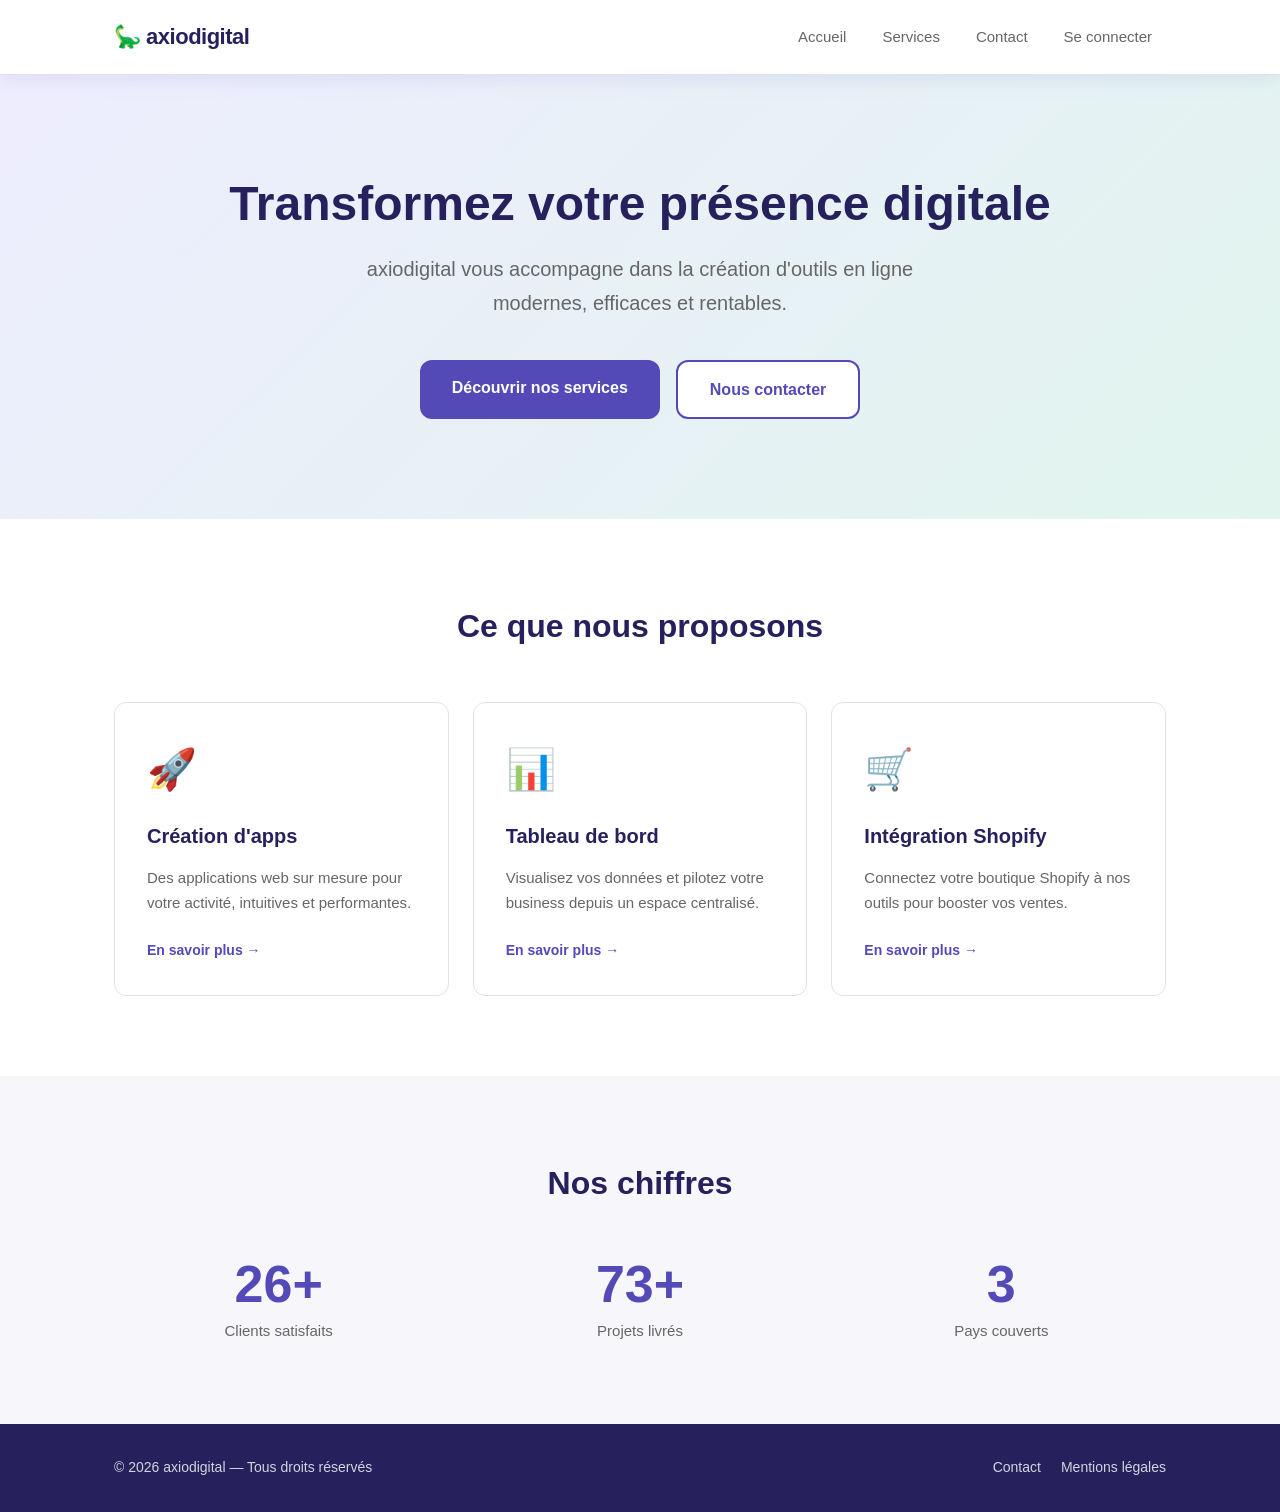
<file: index.html>
<!DOCTYPE html>
<html lang="fr">
<head>
  <meta charset="UTF-8" />
  <meta name="viewport" content="width=device-width, initial-scale=1.0" />
  <title>Dinovation Digital</title>
  <link rel="stylesheet" href="css/style.css" />
</head>
<body>

  <!-- HEADER / NAVIGATION -->
  <header class="header">
    <div class="container">
      <div class="logo">🦕 axiodigital</div>
      <nav>
        <a href="index.html">Accueil</a>
        <a href="pages/services.html">Services</a>
        <a href="pages/contact.html">Contact</a>
        <a href="pages/login.html" class="btn-nav">Se connecter</a>
      </nav>
    </div>
  </header>

  <!-- HERO (grande section d'accueil) -->
  <section class="hero">
    <div class="container">
      <h1>Transformez votre présence digitale</h1>
      <p>axiodigital vous accompagne dans la création d'outils en ligne modernes, efficaces et rentables.</p>
      <div class="hero-btns">
        <a href="pages/services.html" class="btn-primary">Découvrir nos services</a>
        <a href="pages/contact.html" class="btn-secondary">Nous contacter</a>
      </div>
    </div>
  </section>

  <!-- CARTES SERVICES -->
  <section class="services">
    <div class="container">
      <h2>Ce que nous proposons</h2>
      <div class="cards">
        <div class="card">
          <div class="card-icon">🚀</div>
          <h3>Création d'apps</h3>
          <p>Des applications web sur mesure pour votre activité, intuitives et performantes.</p>
          <a href="pages/services.html" class="card-link">En savoir plus →</a>
        </div>
        <div class="card">
          <div class="card-icon">📊</div>
          <h3>Tableau de bord</h3>
          <p>Visualisez vos données et pilotez votre business depuis un espace centralisé.</p>
          <a href="pages/services.html" class="card-link">En savoir plus →</a>
        </div>
        <div class="card">
          <div class="card-icon">🛒</div>
          <h3>Intégration Shopify</h3>
          <p>Connectez votre boutique Shopify à nos outils pour booster vos ventes.</p>
          <a href="pages/services.html" class="card-link">En savoir plus →</a>
        </div>
      </div>
    </div>
  </section>

  <!-- COMPTEUR ANIMÉ (JavaScript !) -->
  <section class="stats">
    <div class="container">
      <h2>Nos chiffres</h2>
      <div class="stats-grid">
        <div class="stat-box">
          <span class="stat-number" id="stat-clients">0</span>
          <span class="stat-label">Clients satisfaits</span>
        </div>
        <div class="stat-box">
          <span class="stat-number" id="stat-projets">0</span>
          <span class="stat-label">Projets livrés</span>
        </div>
        <div class="stat-box">
          <span class="stat-number" id="stat-pays">0</span>
          <span class="stat-label">Pays couverts</span>
        </div>
      </div>
    </div>
  </section>

  <!-- FOOTER -->
  <footer class="footer">
    <div class="container">
      <p>© 2026 axiodigital — Tous droits réservés</p>
      <div class="footer-links">
        <a href="pages/contact.html">Contact</a>
        <a href="#">Mentions légales</a>
      </div>
    </div>
  </footer>

  <script src="js/main.js"></script>
</body>
</html>
</file>
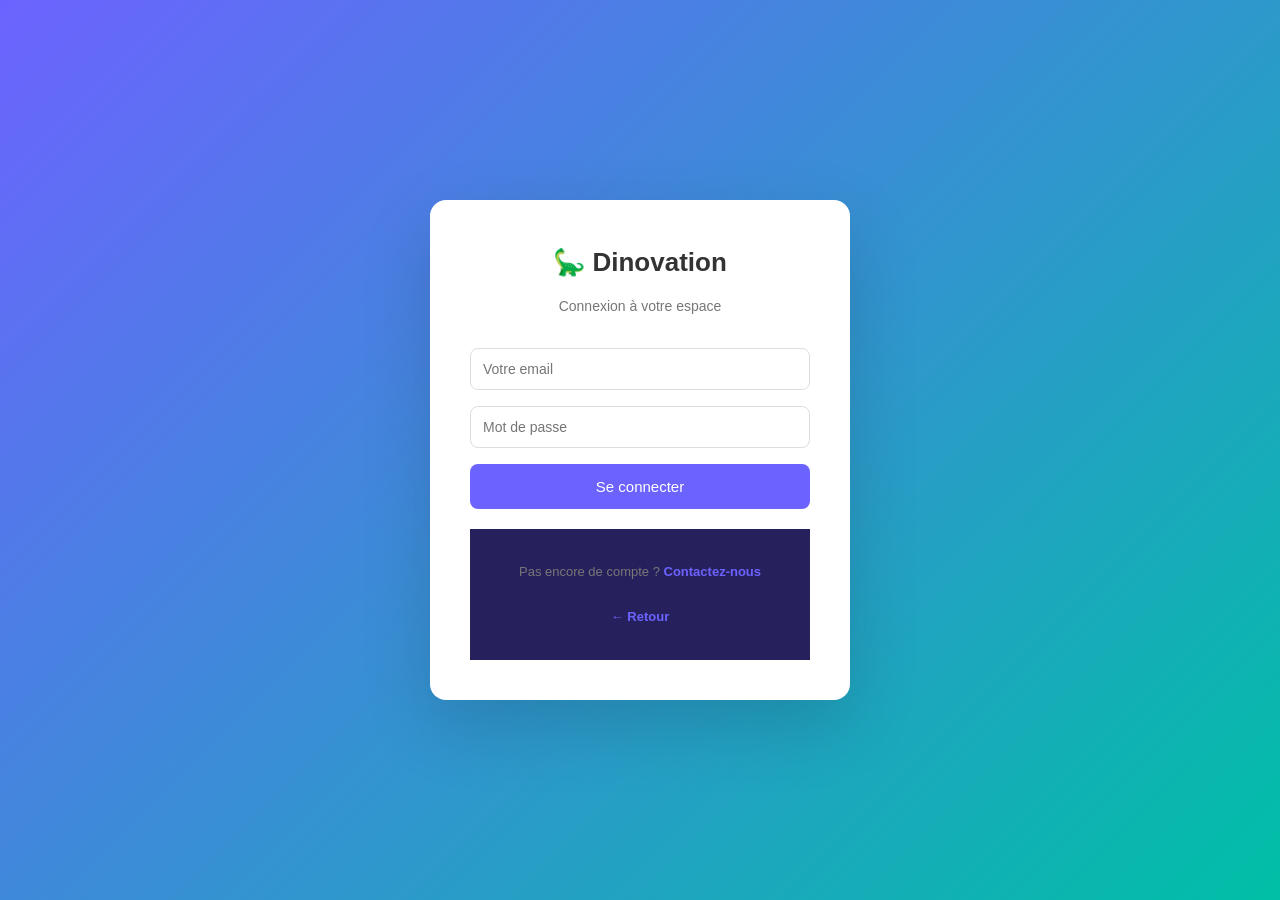
<file: admin/dashboard.html>
<!DOCTYPE html>
<html lang="fr">
<head>
  <meta charset="UTF-8" />
  <meta name="viewport" content="width=device-width, initial-scale=1.0" />
  <title>Administration — Dinovation Digital</title>
  <link rel="stylesheet" href="../../css/style.css" />
  <style>
    body { background: var(--fond-gris); }
    .admin-layout {
      display: grid;
      grid-template-columns: 260px 1fr;
      min-height: calc(100vh - 64px);
    }
    .sidebar {
      background: #1a1a2e;
      padding: 32px 0;
    }
    .sidebar-brand {
      color: white;
      font-size: 16px;
      font-weight: 700;
      padding: 0 24px 24px;
      border-bottom: 1px solid rgba(255,255,255,0.1);
      margin-bottom: 12px;
    }
    .sidebar-section { color: rgba(255,255,255,0.35); font-size: 11px; font-weight: 700; text-transform: uppercase; letter-spacing: .1em; padding: 16px 24px 8px; }
    .sidebar a {
      display: flex; align-items: center; gap: 12px;
      color: rgba(255,255,255,0.7); text-decoration: none;
      padding: 11px 24px; font-size: 14px; transition: all 0.2s;
    }
    .sidebar a:hover, .sidebar a.active { background: rgba(255,255,255,0.08); color: white; }
    .sidebar a .ico { font-size: 17px; }
    .main { padding: 36px; }
    .top-bar { display:flex; align-items:center; justify-content:space-between; margin-bottom:28px; }
    .top-bar h1 { font-size:22px; color:var(--violet-fonce); }
    .admin-badge { background:#E24B4A; color:white; font-size:11px; font-weight:700; padding:3px 10px; border-radius:99px; margin-left:10px; }
    .metrics { display:grid; grid-template-columns:repeat(auto-fit, minmax(180px,1fr)); gap:16px; margin-bottom:28px; }
    .metric { background:white; border:1px solid var(--bordure); border-radius:var(--radius); padding:24px; }
    .metric .num { font-size:34px; font-weight:800; color:var(--violet); }
    .metric .lbl { font-size:13px; color:var(--texte-gris); margin-top:4px; }
    .metric .change { font-size:12px; color:#1D9E75; margin-top:6px; }
    .grid-2 { display:grid; grid-template-columns:1fr 1fr; gap:20px; margin-bottom:20px; }
    .card { background:white; border:1px solid var(--bordure); border-radius:var(--radius); padding:24px; }
    .card h2 { font-size:16px; color:var(--violet-fonce); margin-bottom:18px; }
    table { width:100%; border-collapse:collapse; font-size:13px; }
    th { text-align:left; padding:8px 10px; color:var(--texte-gris); font-weight:600; border-bottom:1px solid var(--bordure); font-size:12px; }
    td { padding:11px 10px; border-bottom:1px solid var(--fond-gris); }
    .badge { display:inline-block; padding:3px 10px; border-radius:99px; font-size:11px; font-weight:600; }
    .badge-actif   { background:var(--teal-clair); color:#085041; }
    .badge-attente { background:#FAEEDA; color:#633806; }
    .badge-admin   { background:var(--violet-clair); color:var(--violet-fonce); }
    .action-btn { background:none; border:1px solid var(--bordure); border-radius:6px; padding:4px 10px; font-size:12px; cursor:pointer; color:var(--texte-gris); }
    .action-btn:hover { border-color:var(--violet); color:var(--violet); }
    @media (max-width:700px) { .admin-layout { grid-template-columns:1fr; } .sidebar { display:none; } .grid-2 { grid-template-columns:1fr; } }
  </style>
</head>
<body>

  <header class="header">
    <div class="container" style="max-width:100%; padding:0 24px;">
      <div class="logo">🦕 Dinovation <span class="admin-badge">ADMIN</span></div>
      <div style="display:flex;align-items:center;gap:16px;">
        <span id="admin-email" style="font-size:13px;color:var(--texte-gris);"></span>
        <a href="../../pages/login.html" class="btn-nav" onclick="seDeconnecter()">Déconnexion</a>
      </div>
    </div>
  </header>

  <div class="admin-layout">

    <aside class="sidebar">
      <div class="sidebar-brand">Panel Admin</div>
      <div class="sidebar-section">Vue générale</div>
      <a href="dashboard.html" class="active"><span class="ico">📊</span> Tableau de bord</a>
      <a href="#"><span class="ico">👥</span> Utilisateurs</a>
      <a href="#"><span class="ico">📦</span> Commandes</a>
      <a href="#"><span class="ico">💰</span> Revenus</a>
      <div class="sidebar-section">Contenu</div>
      <a href="#"><span class="ico">🛒</span> Services</a>
      <a href="#"><span class="ico">📝</span> Blog</a>
      <div class="sidebar-section">Système</div>
      <a href="#"><span class="ico">⚙️</span> Paramètres</a>
      <a href="../../index.html"><span class="ico">🌐</span> Voir le site</a>
    </aside>

    <main class="main">
      <div class="top-bar">
        <h1>Tableau de bord admin</h1>
        <button class="btn-primary" style="font-size:14px; padding:10px 20px;">+ Nouveau service</button>
      </div>

      <!-- Métriques clés -->
      <div class="metrics">
        <div class="metric">
          <div class="num" id="m-clients">0</div>
          <div class="lbl">Clients total</div>
          <div class="change">↑ +12 ce mois</div>
        </div>
        <div class="metric">
          <div class="num" id="m-revenus">0 €</div>
          <div class="lbl">Revenus du mois</div>
          <div class="change">↑ +18% vs mois dernier</div>
        </div>
        <div class="metric">
          <div class="num" id="m-commandes">0</div>
          <div class="lbl">Commandes actives</div>
          <div class="change">↑ +5 cette semaine</div>
        </div>
        <div class="metric">
          <div class="num">4.9 ★</div>
          <div class="lbl">Note moyenne</div>
          <div class="change">Basé sur 43 avis</div>
        </div>
      </div>

      <div class="grid-2">

        <!-- Derniers clients -->
        <div class="card">
          <h2>Derniers clients inscrits</h2>
          <table>
            <thead>
              <tr><th>Nom</th><th>Email</th><th>Rôle</th><th>Action</th></tr>
            </thead>
            <tbody>
              <tr>
                <td><strong>Marie D.</strong></td>
                <td>marie@ex.fr</td>
                <td><span class="badge badge-actif">Client</span></td>
                <td><button class="action-btn">Voir</button></td>
              </tr>
              <tr>
                <td><strong>Julien M.</strong></td>
                <td>julien@ex.fr</td>
                <td><span class="badge badge-actif">Client</span></td>
                <td><button class="action-btn">Voir</button></td>
              </tr>
              <tr>
                <td><strong>Sophie L.</strong></td>
                <td>sophie@ex.fr</td>
                <td><span class="badge badge-admin">Admin</span></td>
                <td><button class="action-btn">Voir</button></td>
              </tr>
              <tr>
                <td><strong>Alex B.</strong></td>
                <td>alex@ex.fr</td>
                <td><span class="badge badge-actif">Client</span></td>
                <td><button class="action-btn">Voir</button></td>
              </tr>
            </tbody>
          </table>
        </div>

        <!-- Dernières commandes -->
        <div class="card">
          <h2>Commandes récentes</h2>
          <table>
            <thead>
              <tr><th>Projet</th><th>Montant</th><th>Statut</th></tr>
            </thead>
            <tbody>
              <tr>
                <td><strong>App mobile</strong></td>
                <td>1 200 €</td>
                <td><span class="badge badge-actif">En cours</span></td>
              </tr>
              <tr>
                <td><strong>Dashboard stats</strong></td>
                <td>490 €</td>
                <td><span class="badge badge-attente">En attente</span></td>
              </tr>
              <tr>
                <td><strong>Shopify premium</strong></td>
                <td>290 €</td>
                <td><span class="badge badge-actif">En cours</span></td>
              </tr>
              <tr>
                <td><strong>Landing page</strong></td>
                <td>190 €</td>
                <td><span class="badge badge-attente">En attente</span></td>
              </tr>
            </tbody>
          </table>
        </div>

      </div>

      <!-- Graphique simplifié (barres CSS) -->
      <div class="card">
        <h2>Revenus par mois (2025)</h2>
        <div id="chart" style="display:flex; align-items:flex-end; gap:10px; height:120px; padding-top:10px;"></div>
        <div id="chart-labels" style="display:flex; gap:10px; margin-top:8px;"></div>
      </div>

    </main>
  </div>

  <script>
    // Vérifier si l'utilisateur est admin
    const utilisateur = JSON.parse(localStorage.getItem('utilisateur') || 'null');
    if (!utilisateur || utilisateur.role !== 'admin') {
      window.location.href = '../../pages/login.html';
    } else {
      document.getElementById('admin-email').textContent = utilisateur.email;
    }

    function seDeconnecter() { localStorage.removeItem('utilisateur'); }

    // Animation des métriques
    function animer(id, cible, suffixe) {
      const el = document.getElementById(id);
      if (!el) return;
      let v = 0;
      const step = cible / 40;
      const iv = setInterval(() => {
        v = Math.min(v + step, cible);
        el.textContent = Math.floor(v) + suffixe;
        if (v >= cible) clearInterval(iv);
      }, 30);
    }
    animer('m-clients', 124, '');
    animer('m-revenus', 8420, ' €');
    animer('m-commandes', 23, '');

    // Graphique en barres simple (CSS)
    const mois = ['Jan','Fév','Mar','Avr','Mai','Jun'];
    const valeurs = [3200, 4100, 3800, 5600, 7200, 8420];
    const max = Math.max(...valeurs);
    const chart = document.getElementById('chart');
    const labels = document.getElementById('chart-labels');

    mois.forEach((m, i) => {
      const pct = Math.round((valeurs[i] / max) * 100);
      const bar = document.createElement('div');
      bar.style.cssText = `flex:1; background:var(--violet); border-radius:6px 6px 0 0; height:${pct}%; opacity:${0.5 + pct/200}; transition:height 1s ease; title:'${valeurs[i]} €'`;
      bar.title = valeurs[i] + ' €';
      chart.appendChild(bar);

      const lbl = document.createElement('div');
      lbl.style.cssText = 'flex:1; text-align:center; font-size:12px; color:var(--texte-gris);';
      lbl.textContent = m;
      labels.appendChild(lbl);
    });
  </script>
</body>
</html>
</file>
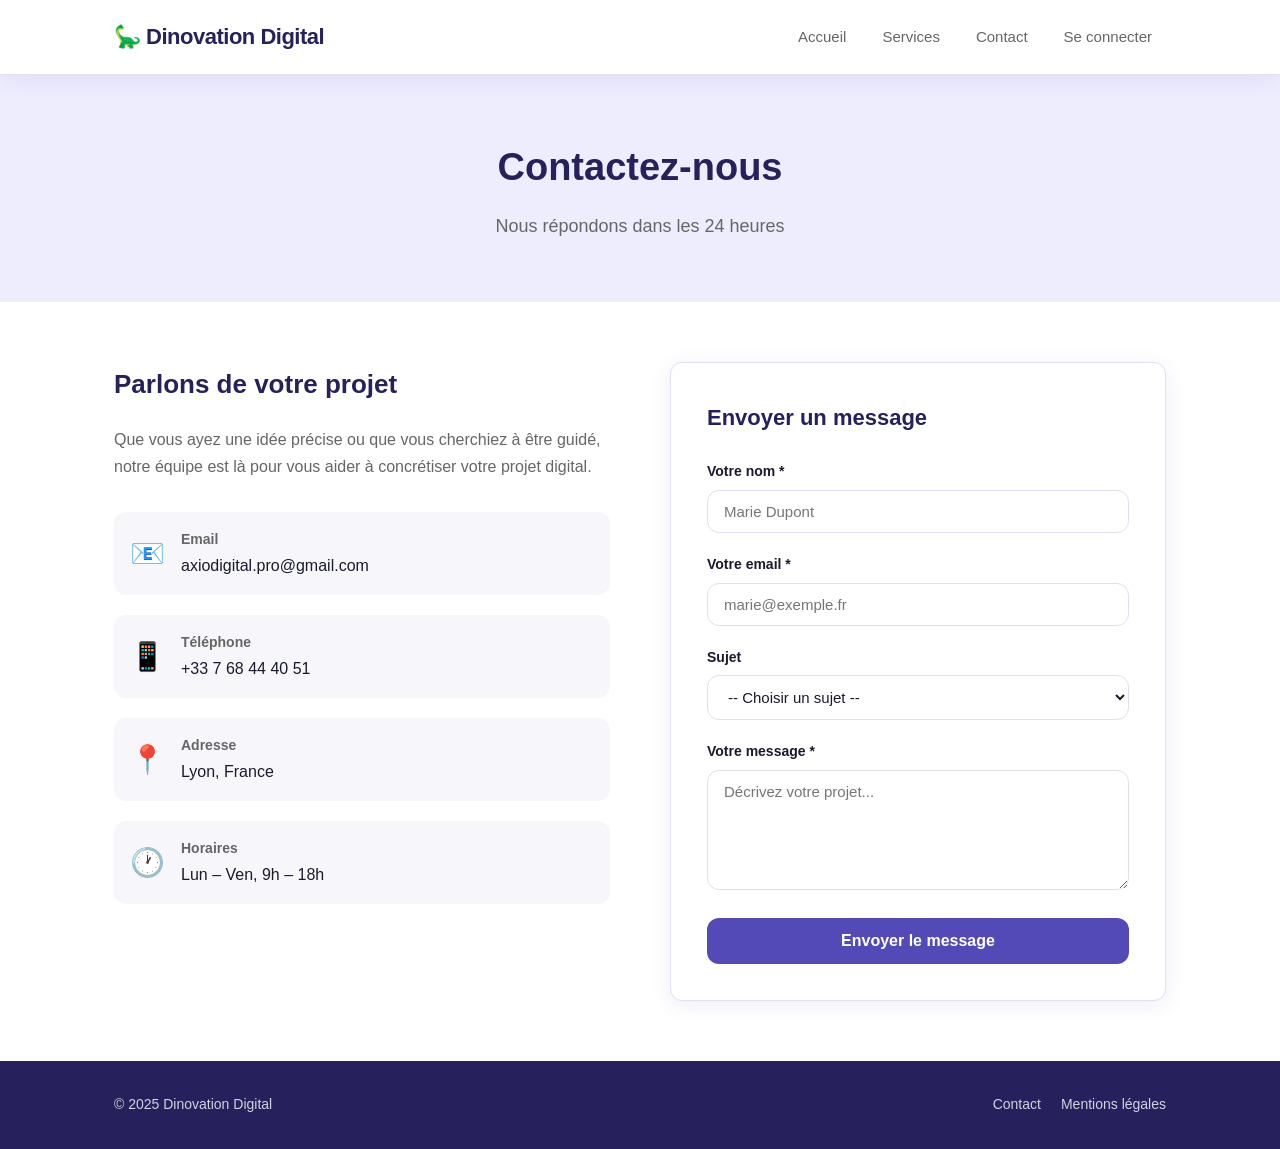
<file: pages/contact.html>
<!DOCTYPE html>
<html lang="fr">
<head>
  <meta charset="UTF-8" />
  <meta name="viewport" content="width=device-width, initial-scale=1.0" />
  <title>Contact — Dinovation Digital</title>
  <link rel="stylesheet" href="../css/style.css" />
  <style>
    .contact-grid {
      display: grid;
      grid-template-columns: 1fr 1fr;
      gap: 60px;
      align-items: start;
    }
    .contact-info h2 { font-size: 26px; color: var(--violet-fonce); margin-bottom: 20px; }
    .contact-item {
      display: flex;
      align-items: center;
      gap: 16px;
      margin-bottom: 20px;
      padding: 16px;
      background: var(--fond-gris);
      border-radius: var(--radius);
    }
    .contact-item .icon { font-size: 28px; }
    .contact-item .info strong { display: block; font-size: 14px; color: var(--texte-gris); }
    .contact-item .info span  { font-size: 16px; color: var(--texte); }
    .form-card {
      background: white;
      border: 1px solid var(--bordure);
      border-radius: var(--radius);
      padding: 36px;
      box-shadow: var(--ombre);
    }
    .form-card h2 { font-size: 22px; color: var(--violet-fonce); margin-bottom: 24px; }
    @media (max-width: 700px) {
      .contact-grid { grid-template-columns: 1fr; }
    }
  </style>
</head>
<body>

  <header class="header">
    <div class="container">
      <div class="logo">🦕 Dinovation Digital</div>
      <nav>
        <a href="../index.html">Accueil</a>
        <a href="services.html">Services</a>
        <a href="contact.html">Contact</a>
        <a href="login.html" class="btn-nav">Se connecter</a>
      </nav>
    </div>
  </header>

  <div class="page-header">
    <div class="container">
      <h1>Contactez-nous</h1>
      <p>Nous répondons dans les 24 heures</p>
    </div>
  </div>

  <section class="page-content">
    <div class="container">
      <div class="contact-grid">

        <!-- Infos de contact -->
        <div class="contact-info">
          <h2>Parlons de votre projet</h2>
          <p style="color:var(--texte-gris); margin-bottom: 32px;">
            Que vous ayez une idée précise ou que vous cherchiez à être guidé, 
            notre équipe est là pour vous aider à concrétiser votre projet digital.
          </p>

          <div class="contact-item">
            <div class="icon">📧</div>
            <div class="info">
              <strong>Email</strong>
              <span>axiodigital.pro@gmail.com</span>
            </div>
          </div>

          <div class="contact-item">
            <div class="icon">📱</div>
            <div class="info">
              <strong>Téléphone</strong>
              <span>+33 7 68 44 40 51</span>
            </div>
          </div>

          <div class="contact-item">
            <div class="icon">📍</div>
            <div class="info">
              <strong>Adresse</strong>
              <span>Lyon, France</span>
            </div>
          </div>

          <div class="contact-item">
            <div class="icon">🕐</div>
            <div class="info">
              <strong>Horaires</strong>
              <span>Lun – Ven, 9h – 18h</span>
            </div>
          </div>
        </div>

        <!-- Formulaire de contact -->
        <div class="form-card">
          <h2>Envoyer un message</h2>

          <!-- Zone de message (cachée par défaut, apparaît après envoi) -->
          <div id="message-retour" style="display: none;"></div>

          <form id="form-contact">
            <div class="form-group">
              <label for="nom">Votre nom *</label>
              <input type="text" id="nom" placeholder="Marie Dupont" />
            </div>

            <div class="form-group">
              <label for="email">Votre email *</label>
              <input type="email" id="email" placeholder="marie@exemple.fr" />
            </div>

            <div class="form-group">
              <label for="sujet">Sujet</label>
              <select id="sujet">
                <option value="">-- Choisir un sujet --</option>
                <option value="app">Création d'application</option>
                <option value="shopify">Intégration Shopify</option>
                <option value="dashboard">Tableau de bord</option>
                <option value="autre">Autre</option>
              </select>
            </div>

            <div class="form-group">
              <label for="message">Votre message *</label>
              <textarea id="message" placeholder="Décrivez votre projet..."></textarea>
            </div>

            <button type="button" class="btn-primary" onclick="envoyerFormulaire()" style="width: 100%;">
              Envoyer le message
            </button>
          </form>
        </div>

      </div>
    </div>
  </section>

  <footer class="footer">
    <div class="container">
      <p>© 2025 Dinovation Digital</p>
      <div class="footer-links">
        <a href="contact.html">Contact</a>
        <a href="#">Mentions légales</a>
      </div>
    </div>
  </footer>

  <script src="../js/main.js"></script>
  <script>
    // --- VALIDATION ET ENVOI DU FORMULAIRE ---
    function envoyerFormulaire() {
      // On récupère les valeurs des champs
      const nom     = document.getElementById('nom').value.trim();
      const email   = document.getElementById('email').value.trim();
      const message = document.getElementById('message').value.trim();
      const retour  = document.getElementById('message-retour');

      // --- VALIDATION (vérification des champs obligatoires) ---
      if (nom === '') {
        afficherMessage('error', '⚠️ Veuillez entrer votre nom.');
        return; // on arrête ici si le nom est vide
      }

      if (email === '' || !email.includes('@')) {
        afficherMessage('error', '⚠️ Veuillez entrer un email valide.');
        return;
      }

      if (message === '') {
        afficherMessage('error', '⚠️ Veuillez écrire un message.');
        return;
      }

      // --- SUCCÈS ---
      // (Dans une vraie app, ici on enverrait les données à un serveur)
      afficherMessage('success', `✅ Merci ${nom} ! Votre message a bien été envoyé. Nous vous répondrons sous 24h.`);
      
      // On réinitialise le formulaire
      document.getElementById('form-contact').reset();
    }

    // Fonction utilitaire pour afficher un message
    function afficherMessage(type, texte) {
      const zone = document.getElementById('message-retour');
      zone.className = 'alert alert-' + type;
      zone.textContent = texte;
      zone.style.display = 'block';

      // Faire défiler jusqu'au message
      zone.scrollIntoView({ behavior: 'smooth', block: 'nearest' });
    }
  </script>
</body>
</html>
</file>
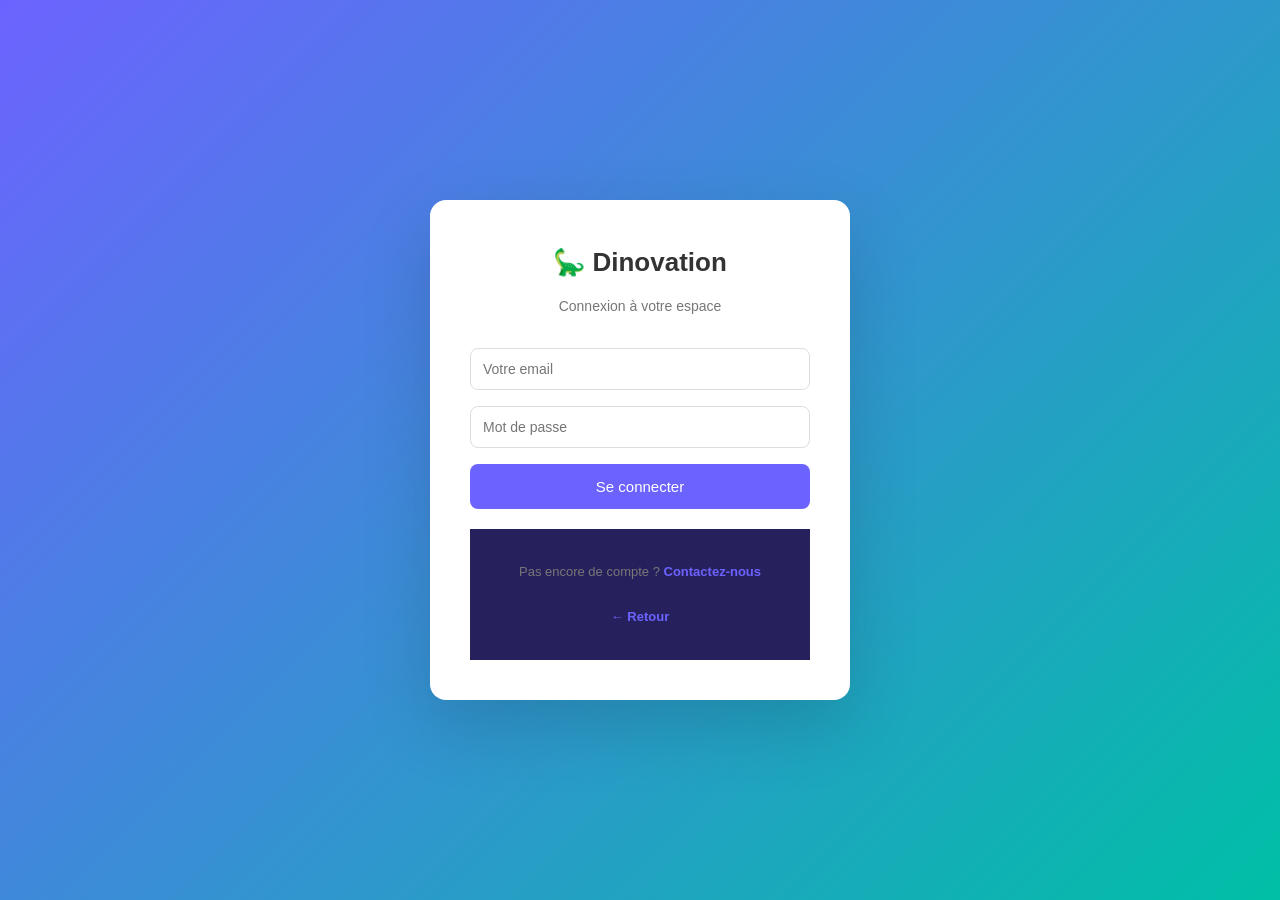
<file: pages/dashboard.html>
<!DOCTYPE html>
<html lang="fr">
<head>
  <meta charset="UTF-8" />
  <meta name="viewport" content="width=device-width, initial-scale=1.0" />
  <title>Mon espace — axiodigital</title>
  <link rel="stylesheet" href="../css/style.css" />
  <style>
    .dashboard-layout {
      display: grid;
      grid-template-columns: 240px 1fr;
      min-height: calc(100vh - 64px);
    }
    .sidebar {
      background: var(--violet-fonce);
      padding: 32px 0;
    }
    .sidebar-title {
      color: rgba(255,255,255,0.5);
      font-size: 11px;
      font-weight: 700;
      text-transform: uppercase;
      letter-spacing: .1em;
      padding: 0 24px;
      margin-bottom: 12px;
    }
    .sidebar a {
      display: flex;
      align-items: center;
      gap: 12px;
      color: rgba(255,255,255,0.75);
      text-decoration: none;
      padding: 12px 24px;
      font-size: 15px;
      transition: all 0.2s;
    }
    .sidebar a:hover, .sidebar a.active {
      
      color: white;
    }
    .sidebar a .ico { font-size: 18px; }
    .main-content {
      background: var(--fond-gris);
      padding: 40px;
    }
    .welcome-bar {
      background: white;
      border-radius: var(--radius);
      padding: 28px 32px;
      margin-bottom: 28px;
      display: flex;
      align-items: center;
      justify-content: space-between;
      border: 1px solid var(--bordure);
    }
    .welcome-bar h1 { font-size: 22px; color: var(--violet-fonce); }
    .welcome-bar p  { color: var(--texte-gris); font-size: 14px; margin-top: 4px; }
    .metrics {
      display: grid;
      grid-template-columns: repeat(auto-fit, minmax(160px, 1fr));
      gap: 16px;
      margin-bottom: 28px;
    }
    .metric {
      background: white;
      border: 1px solid var(--bordure);
      border-radius: var(--radius);
      padding: 24px;
      text-align: center;
    }
    .metric .num { font-size: 36px; font-weight: 800; color: var(--violet); }
    .metric .lbl { font-size: 13px; color: var(--texte-gris); margin-top: 4px; }
    .section-card {
      background: white;
      border: 1px solid var(--bordure);
      border-radius: var(--radius);
      padding: 28px;
      margin-bottom: 24px;
    }
    .section-card h2 { font-size: 18px; color: var(--violet-fonce); margin-bottom: 20px; }
    table { width: 100%; border-collapse: collapse; font-size: 14px; }
    th { text-align: left; padding: 10px 12px; color: var(--texte-gris); font-weight: 600; border-bottom: 1px solid var(--bordure); }
    td { padding: 12px; border-bottom: 1px solid var(--fond-gris); }
    .badge { display: inline-block; padding: 3px 12px; border-radius: 99px; font-size: 12px; font-weight: 600; }
    .badge-actif   { background: var(--teal-clair); color: #085041; }
    .badge-attente { background: #FAEEDA; color: #633806; }
    .badge-termine { background: var(--fond-gris); color: var(--texte-gris); }
    @media (max-width: 700px) {
      .dashboard-layout { grid-template-columns: 1fr; }
      .sidebar { display: none; }
      .main-content { padding: 20px; }
    }
  </style>
</head>
<body>

  <header class="header">
    <div class="container" style="max-width:100%; padding: 0 24px;">
      <div class="logo">🦕 axiodigital</div>
      <div style="display:flex; align-items:center; gap:16px;">
        <span id="user-name" style="font-size:14px; color:var(--texte-gris);"></span>
        <a href="login.html" class="btn-nav" onclick="seDeconnecter()">Déconnexion</a>
      </div>
    </div>
  </header>

  <div class="dashboard-layout">

    <!-- SIDEBAR NAVIGATION -->
    <aside class="sidebar">
      <div class="sidebar-title">Mon espace</div>
      <a href="dashboard.html" class="active"><span class="ico">🏠</span> Tableau de bord</a>
      <a href="mes-commande.html"><span class="ico">📦</span> Mes commandes</a>
      <a href="#"><span class="ico">💳</span> Facturation</a>
      <a href="#"><span class="ico">⚙️</span> Mon compte</a>
      <br/>
      <div class="sidebar-title">Support</div>
      <a href="contact.html"><span class="ico">💬</span> Nous contacter</a>
      <a href="services.html"><span class="ico">🚀</span> Nos services</a>
    </aside>

    <!-- CONTENU PRINCIPAL -->
    <main class="main-content">

      <div class="welcome-bar">
        <div>
          <h1 id="welcome-msg">Bonjour !</h1>
          <p>Voici un résumé de votre activité</p>
        </div>
        <a href="services.html" class="btn-primary">+ Nouveau projet</a>
      </div>

      <!-- Métriques -->
      <div class="metrics">
        <div class="metric"><div class="num">3</div><div class="lbl">Projets actifs</div></div>
        <div class="metric"><div class="num">2</div><div class="lbl">En attente</div></div>
        <div class="metric"><div class="num">8</div><div class="lbl">Terminés</div></div>
        <div class="metric"><div class="num">4.9 ★</div><div class="lbl">Note moyenne</div></div>
      </div>

      <!-- Tableau des commandes -->
      <div class="section-card">
        <h2>Mes projets en cours</h2>
        <table>
          <thead>
            <tr>
              <th>Projet</th>
              <th>Service</th>
              <th>Date</th>
              <th>Statut</th>
            </tr>
          </thead>
          <tbody>
            <tr>
              <td><strong>App e-commerce</strong></td>
              <td>Création d'app</td>
              <td>15 jan. 2025</td>
              <td><span class="badge badge-actif">En cours</span></td>
            </tr>
            <tr>
              <td><strong>Dashboard analytics</strong></td>
              <td>Tableau de bord</td>
              <td>20 jan. 2025</td>
              <td><span class="badge badge-attente">En attente</span></td>
            </tr>
            <tr>
              <td><strong>Intégration Shopify</strong></td>
              <td>Shopify</td>
              <td>01 déc. 2024</td>
              <td><span class="badge badge-termine">Terminé</span></td>
            </tr>
          </tbody>
        </table>
      </div>

      <!-- Section notifications -->
      <div class="section-card">
        <h2>Notifications récentes</h2>
        <div style="display:flex; flex-direction:column; gap:12px;">
          <div style="display:flex; gap:14px; align-items:center; padding:14px; background:var(--fond-gris); border-radius:8px;">
            <span style="font-size:22px;">🔔</span>
            <div>
              <div style="font-size:14px; font-weight:600;">Votre projet "App e-commerce" avance bien</div>
              <div style="font-size:13px; color:var(--texte-gris);">il y a 2 heures</div>
            </div>
          </div>
          <div style="display:flex; gap:14px; align-items:center; padding:14px; background:var(--fond-gris); border-radius:8px;">
            <span style="font-size:22px;">✅</span>
            <div>
              <div style="font-size:14px; font-weight:600;">Facture #INV-2024-012 disponible</div>
              <div style="font-size:13px; color:var(--texte-gris);">hier</div>
            </div>
          </div>
        </div>
      </div>

    </main>
  </div>

  <script>
    // Vérifier si l'utilisateur est connecté
    const utilisateur = JSON.parse(localStorage.getItem('utilisateur') || 'null');
    if (!utilisateur) {
      window.location.href = 'login.html'; // redirige si pas connecté
    } else {
      document.getElementById('user-name').textContent = utilisateur.email;
      document.getElementById('welcome-msg').textContent = 'Bonjour,' 
    }

    function seDeconnecter() {
      localStorage.removeItem('utilisateur');
    }
  </script>
</body>
</html>
</file>
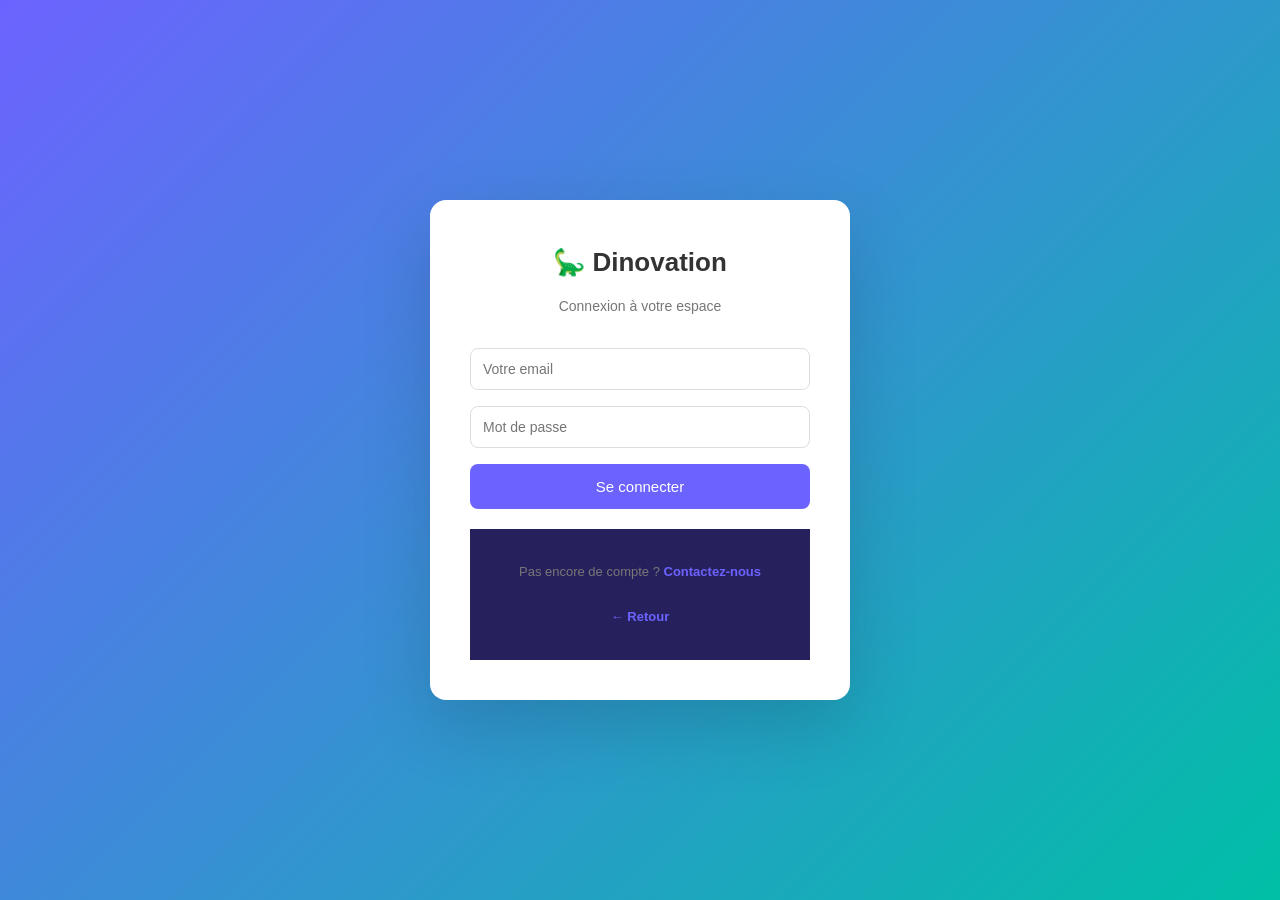
<file: pages/login.html>
<!DOCTYPE html>
<html lang="fr">
<head>
  <meta charset="UTF-8" />
  <meta name="viewport" content="width=device-width, initial-scale=1.0"/>
  <title>Connexion — Dinovation Digital</title>
  <link rel="stylesheet" href="../css/style.css" />

  <style>
    .login-page {
      min-height: 100vh;
      background: linear-gradient(135deg, #6C63FF, #00BFA6);
      display: flex;
      align-items: center;
      justify-content: center;
    }

    .login-card {
      background: white;
      padding: 40px;
      border-radius: 16px;
      width: 100%;
      max-width: 420px;
      box-shadow: 0 25px 70px rgba(0,0,0,0.15);
      animation: fadeIn 0.6s ease;
    }

    @keyframes fadeIn {
      from {opacity:0; transform:translateY(20px);}
      to {opacity:1; transform:translateY(0);}
    }

    .login-logo {
      text-align: center;
      font-size: 26px;
      font-weight: 800;
      margin-bottom: 10px;
      color: #333;
    }

    .login-subtitle {
      text-align: center;
      font-size: 14px;
      color: #777;
      margin-bottom: 30px;
    }

    input {
      width: 100%;
      padding: 12px;
      border-radius: 8px;
      border: 1px solid #ddd;
      margin-bottom: 16px;
      font-size: 14px;
    }

    button {
      width: 100%;
      padding: 14px;
      background: #6C63FF;
      color: white;
      border: none;
      border-radius: 8px;
      font-size: 15px;
      cursor: pointer;
      transition: 0.2s;
    }

    button:hover {
      background: #574fd6;
    }

    .message {
      padding: 12px;
      border-radius: 8px;
      font-size: 13px;
      margin-bottom: 16px;
      display: none;
    }

    .error { background: #ffe5e5; color: #b00020; }
    .success { background: #e6fff5; color: #00796b; }

    .footer {
      text-align: center;
      margin-top: 20px;
      font-size: 13px;
      color: #777;
    }

    .footer a {
      color: #6C63FF;
      text-decoration: none;
      font-weight: 600;
    }
  </style>
</head>

<body>

<div class="login-page">
  <div class="login-card">

    <div class="login-logo">🦕 Dinovation</div>
    <div class="login-subtitle">Connexion à votre espace</div>

    <div id="message" class="message"></div>

    <input type="email" id="email" placeholder="Votre email" />
    <input type="password" id="password" placeholder="Mot de passe" />

    <button onclick="login()">Se connecter</button>

    <div class="footer">
      Pas encore de compte ? <a href="contact.html">Contactez-nous</a><br><br>
      <a href="../index.html">← Retour</a>
    </div>

  </div>
</div>

<script>
const SUPABASE_URL = "https://qnygcapchhosngnfvpoc.supabase.co";
const SUPABASE_KEY = "sb_publishable_QonESzjYgZM5l8Fo8hpgUg_nYYpYrVv";

// Connexion utilisateur
async function login() {
  const email = document.getElementById("email").value.trim();
  const password = document.getElementById("password").value;

  const res = await fetch(
    SUPABASE_URL + "/rest/v1/utilisateurs?email=eq." + email + "&motdepasse=eq." + password,
    {
      headers: {
        "apikey": SUPABASE_KEY
      }
    }
  );

  const data = await res.json();

  if (data.length === 0) {
    showMessage("error", "❌ Email ou mot de passe incorrect");
    return;
  }

  const user = data[0];

  // Sauvegarde session
  localStorage.setItem("utilisateur", JSON.stringify(user));

  showMessage("success", "✅ Connexion réussie !");

  setTimeout(() => {
    window.location.href = "dashboard.html";
  }, 1000);
}

// Message UI
function showMessage(type, text) {
  const el = document.getElementById("message");
  el.className = "message " + type;
  el.textContent = text;
  el.style.display = "block";
}

// Enter = login
document.addEventListener("keydown", (e) => {
  if (e.key === "Enter") login();
});
</script>

</body>
</html>
</file>
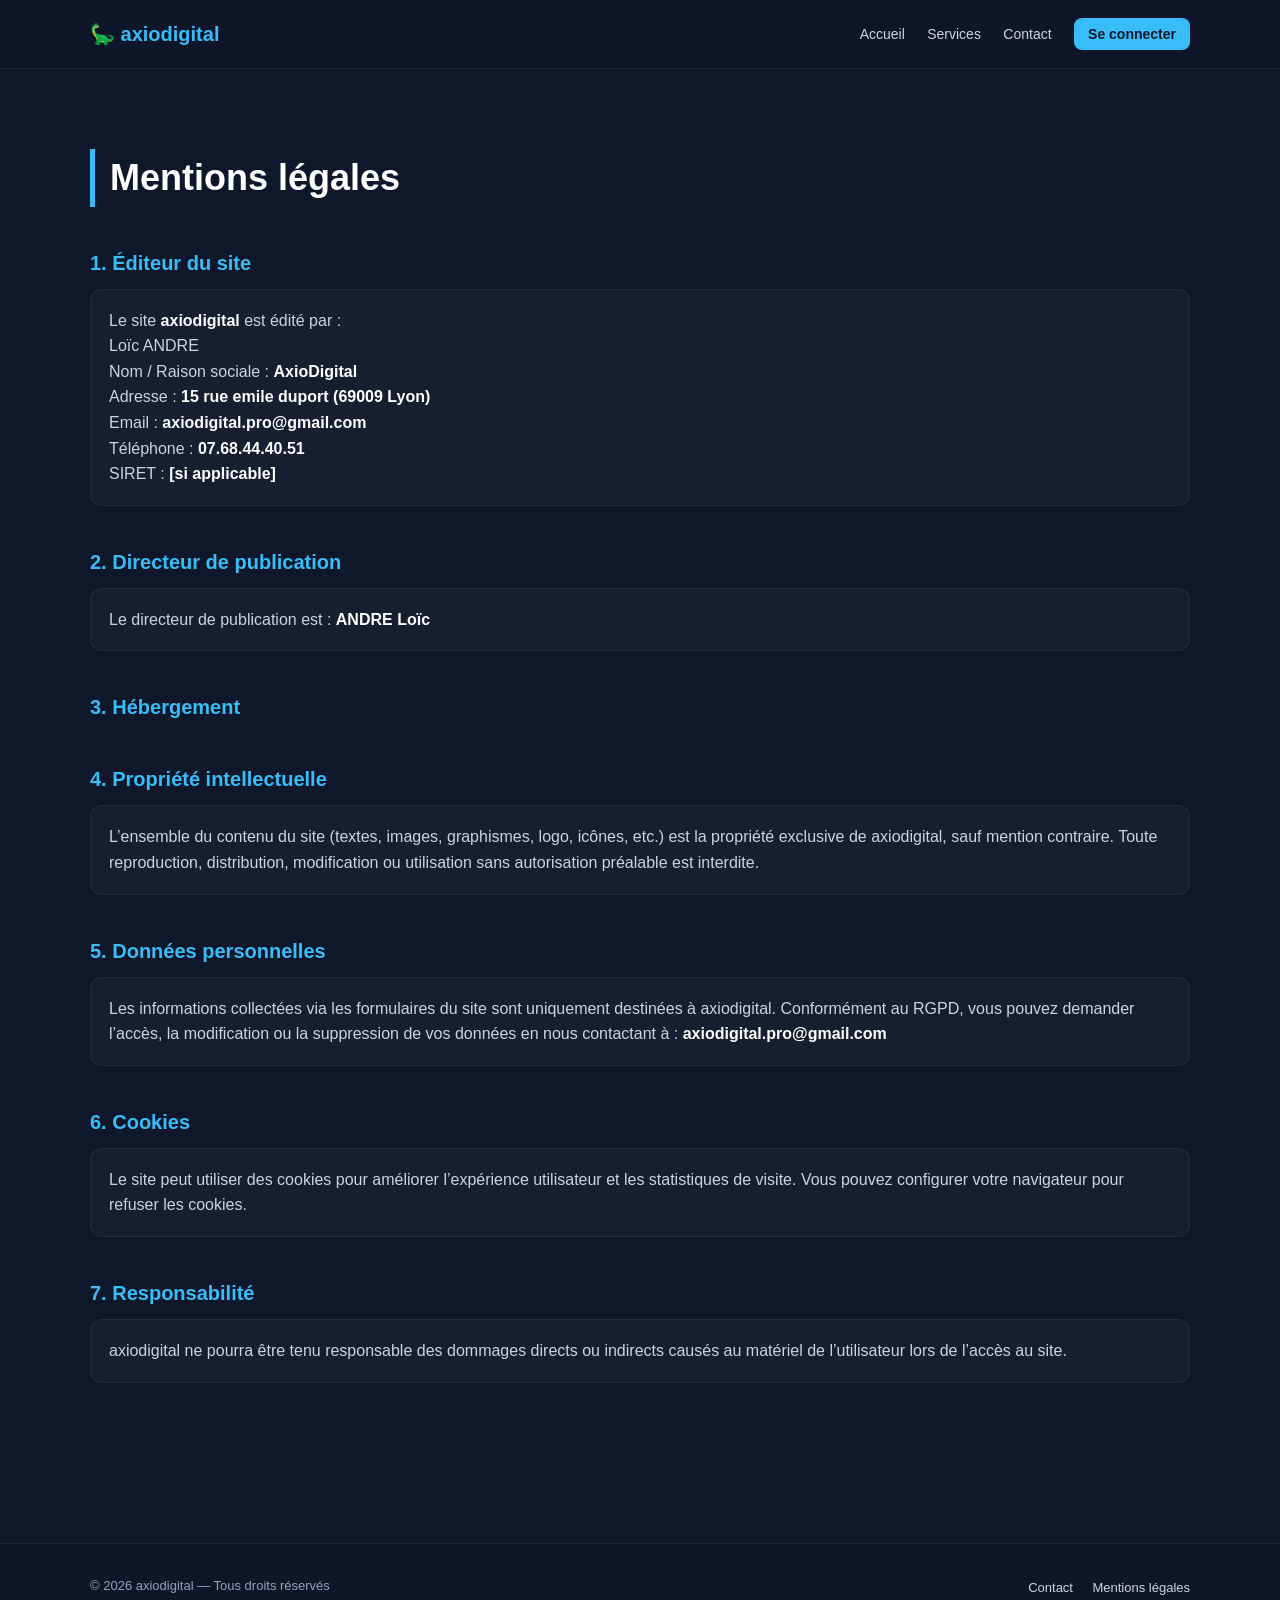
<file: pages/mention-legale.html>
<!DOCTYPE html>
<html lang="fr">
<head>
  <meta charset="UTF-8" />
  <meta name="viewport" content="width=device-width, initial-scale=1.0" />
  <title>Mentions légales - axiodigital </title>
  
</head>
<body>
<style>
  /* =========================
   RESET & BASE
========================= */
* {
  margin: 0;
  padding: 0;
  box-sizing: border-box;
  font-family: "Inter", "Segoe UI", sans-serif;
}

body {
  background: #0f172a; /* bleu nuit moderne */
  color: #e2e8f0;
  line-height: 1.6;
}

/* =========================
   CONTAINER
========================= */
.container {
  width: 90%;
  max-width: 1100px;
  margin: 0 auto;
}

/* =========================
   HEADER
========================= */
.header {
  background: rgba(15, 23, 42, 0.8);
  backdrop-filter: blur(10px);
  border-bottom: 1px solid rgba(255, 255, 255, 0.08);
  position: sticky;
  top: 0;
  z-index: 100;
}

.header .container {
  display: flex;
  justify-content: space-between;
  align-items: center;
  padding: 18px 0;
}

.logo {
  font-size: 20px;
  font-weight: 700;
  color: #38bdf8;
}

/* NAV */
nav a {
  margin-left: 18px;
  text-decoration: none;
  color: #cbd5e1;
  font-size: 14px;
  transition: 0.3s;
}

nav a:hover {
  color: #38bdf8;
}

.btn-nav {
  background: #38bdf8;
  color: #0f172a !important;
  padding: 8px 14px;
  border-radius: 8px;
  font-weight: 600;
}

.btn-nav:hover {
  background: #0ea5e9;
}

/* =========================
   PAGE CONTENT
========================= */
.page-content {
  padding: 80px 0;
}

/* TITRE */
.page-content h1 {
  font-size: 36px;
  margin-bottom: 30px;
  color: #ffffff;
  border-left: 5px solid #38bdf8;
  padding-left: 15px;
}

/* BLOCS */
.page-content h2 {
  margin-top: 40px;
  margin-bottom: 10px;
  font-size: 20px;
  color: #38bdf8;
}

.page-content p {
  background: rgba(255, 255, 255, 0.03);
  padding: 18px;
  border-radius: 12px;
  border: 1px solid rgba(255, 255, 255, 0.06);
  color: #cbd5e1;
  transition: 0.3s;
}

.page-content p:hover {
  background: rgba(255, 255, 255, 0.05);
}

/* strong highlight */
.page-content strong {
  color: #ffffff;
}

/* =========================
   FOOTER
========================= */
.footer {
  margin-top: 80px;
  padding: 30px 0;
  border-top: 1px solid rgba(255, 255, 255, 0.08);
  background: rgba(15, 23, 42, 0.95);
}

.footer .container {
  display: flex;
  justify-content: space-between;
  align-items: center;
  flex-wrap: wrap;
}

.footer p {
  color: #94a3b8;
  font-size: 13px;
}

.footer-links a {
  margin-left: 15px;
  text-decoration: none;
  color: #cbd5e1;
  font-size: 13px;
  transition: 0.3s;
}

.footer-links a:hover {
  color: #38bdf8;
}

/* =========================
   RESPONSIVE
========================= */
@media (max-width: 768px) {
  .header .container {
    flex-direction: column;
    gap: 10px;
  }

  nav a {
    margin-left: 10px;
    font-size: 13px;
  }

  .page-content h1 {
    font-size: 28px;
  }

  .footer .container {
    flex-direction: column;
    gap: 10px;
  }
}
</style>
  <!-- HEADER -->
  <header class="header">
    <div class="container">
      <div class="logo">🦕 axiodigital</div>
      <nav>
        <a href="../index.html">Accueil</a>
        <a href="services.html">Services</a>
        <a href="contact.html">Contact</a>
        <a href="login.html" class="btn-nav">Se connecter</a>
      </nav>
    </div>
  </header>

  <!-- CONTENU -->
  <section class="page-content">
    <div class="container">

      <h1>Mentions légales</h1>

      <h2>1. Éditeur du site</h2>
      <p>
        Le site <strong>axiodigital</strong> est édité par :<br>Loïc ANDRE<br>

        Nom / Raison sociale : <strong>AxioDigital</strong><br>
        Adresse : <strong>15 rue emile duport (69009 Lyon)</strong><br>
        Email : <strong>axiodigital.pro@gmail.com</strong><br>
        Téléphone : <strong>07.68.44.40.51</strong><br>
        SIRET : <strong>[si applicable]</strong>
      </p>

      <h2>2. Directeur de publication</h2>
      <p>
        Le directeur de publication est : <strong>ANDRE Loïc</strong>
      </p>

      <h2>3. Hébergement</h2>
     

      <h2>4. Propriété intellectuelle</h2>
      <p>
        L’ensemble du contenu du site (textes, images, graphismes, logo, icônes, etc.) est la propriété exclusive de axiodigital, sauf mention contraire.
        Toute reproduction, distribution, modification ou utilisation sans autorisation préalable est interdite.
      </p>

      <h2>5. Données personnelles</h2>
      <p>
        Les informations collectées via les formulaires du site sont uniquement destinées à axiodigital.
        Conformément au RGPD, vous pouvez demander l’accès, la modification ou la suppression de vos données en nous contactant à :
        <strong>axiodigital.pro@gmail.com</strong>
      </p>

      <h2>6. Cookies</h2>
      <p>
        Le site peut utiliser des cookies pour améliorer l’expérience utilisateur et les statistiques de visite.
        Vous pouvez configurer votre navigateur pour refuser les cookies.
      </p>

      <h2>7. Responsabilité</h2>
      <p>
        axiodigital ne pourra être tenu responsable des dommages directs ou indirects causés au matériel de l’utilisateur lors de l’accès au site.
      </p>

    </div>
  </section>

  <!-- FOOTER -->
  <footer class="footer">
    <div class="container">
      <p>© 2026 axiodigital — Tous droits réservés</p>
      <div class="footer-links">
        <a href="contact.html">Contact</a>
        <a href="mentions-legales.html">Mentions légales</a>
      </div>
    </div>
  </footer>

</body>
</html>
</file>
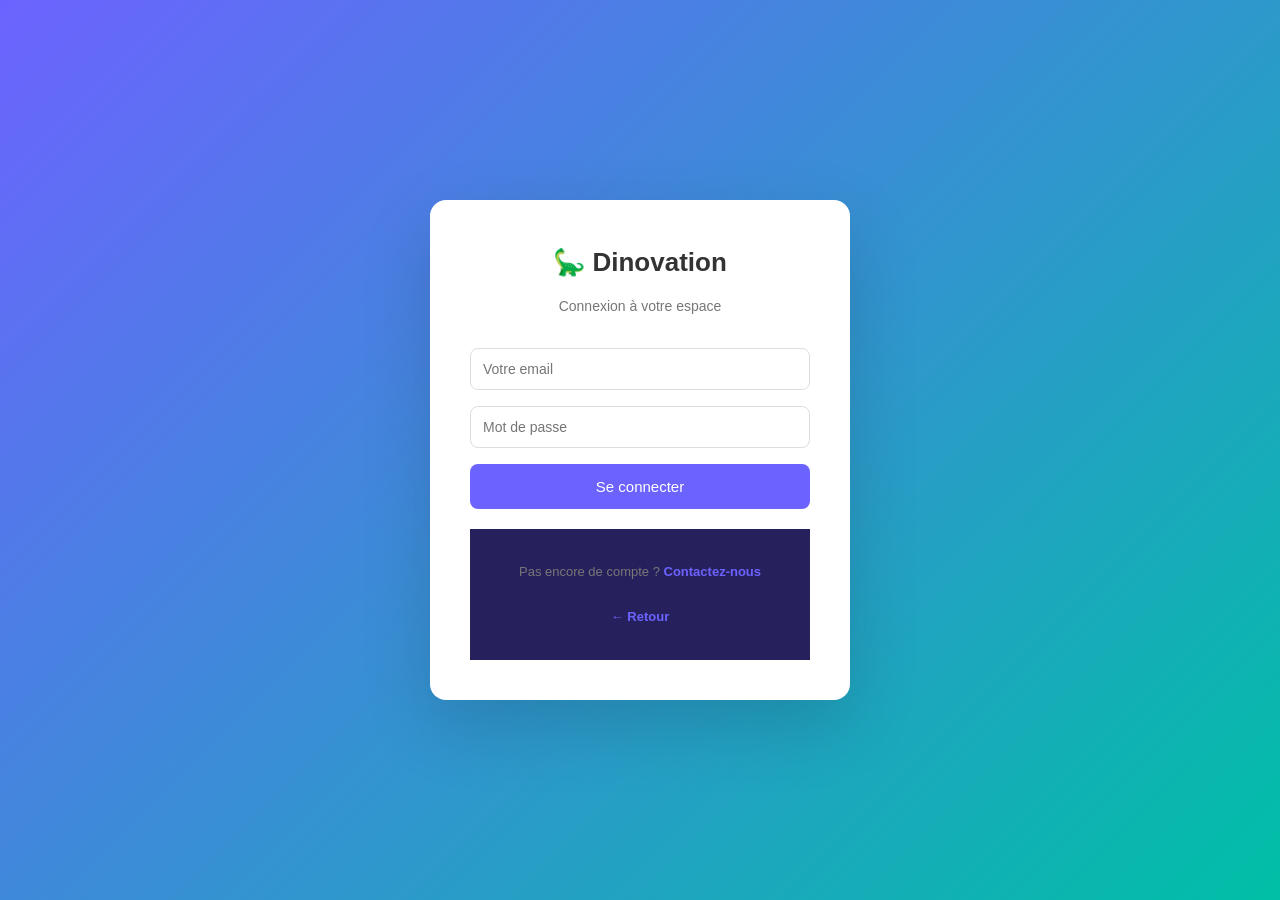
<file: pages/mes-commande.html>
<!DOCTYPE html>
<html lang="fr">
<head>
  <meta charset="UTF-8">
  <title>Mes commandes</title>
  <link rel="stylesheet" href="../css/style.css">

  <style>
    body {
      background: var(--fond-gris);
      font-family: Arial, sans-serif;
      margin: 0;
    }

    .container {
      max-width: 1100px;
      margin: auto;
      padding: 40px 20px;
    }

    .header {
      display: flex;
      justify-content: space-between;
      align-items: center;
      margin-bottom: 30px;
    }

    h1 {
      color: var(--violet-fonce);
      font-size: 24px;
    }

    .card {
      background: white;
      border-radius: 12px;
      padding: 24px;
      border: 1px solid var(--bordure);
    }

    table {
      width: 100%;
      border-collapse: collapse;
    }

    th {
      text-align: left;
      padding: 12px;
      font-size: 13px;
      color: var(--texte-gris);
      border-bottom: 1px solid var(--bordure);
    }

    td {
      padding: 14px 12px;
      border-bottom: 1px solid var(--fond-gris);
      font-size: 14px;
    }

    .badge {
      padding: 5px 12px;
      border-radius: 20px;
      font-size: 12px;
      font-weight: 600;
    }

    .en-cours { background: #E0F7FA; color: #00695C; }
    .termine { background: #E8F5E9; color: #2E7D32; }
    .attente { background: #FFF3E0; color: #EF6C00; }

    .empty {
      text-align: center;
      padding: 40px;
      color: var(--texte-gris);
    }

    .btn-back {
      text-decoration: none;
      color: white;
      background: var(--violet);
      padding: 10px 18px;
      border-radius: 8px;
      font-size: 14px;
    }

  </style>
</head>
<body>

<div class="container">

  <div class="header">
    <h1>📦 Mes commandes</h1>
    <a href="dashboard.html" class="btn-back">⬅ Retour</a>
  </div>

  <div class="card">
    <table>
      <thead>
        <tr>
          <th>Produit</th>
          <th>Date</th>
          <th>Prix</th>
          <th>Statut</th>
        </tr>
      </thead>
      <tbody id="commandes-body">
        <!-- rempli dynamiquement -->
      </tbody>
    </table>

    <div id="empty" class="empty" style="display:none;">
      Aucune commande pour le moment 😕
    </div>
  </div>

</div>

<script>
const SUPABASE_URL = "https://qnygcapchhosngnfvpoc.supabase.co";
const SUPABASE_KEY = "sb_publishable_QonESzjYgZM5l8Fo8hpgUg_nYYpYrVv";

// Vérification utilisateur
const utilisateur = JSON.parse(localStorage.getItem('utilisateur'));

if (!utilisateur) {
  window.location.href = "login.html";
}

// Charger les commandes
async function chargerCommandes() {
  const res = await fetch(
    SUPABASE_URL + "/rest/v1/commandes?email=eq." + utilisateur.email,
    {
      headers: {
        "apikey": SUPABASE_KEY
      }
    }
  );

  const data = await res.json();

  const table = document.getElementById("commandes-body");
  const empty = document.getElementById("empty");

  table.innerHTML = "";

  if (data.length === 0) {
    empty.style.display = "block";
    return;
  }

  data.forEach(cmd => {

    let statutClass = "attente";
    if (cmd.statut === "en cours") statutClass = "en-cours";
    if (cmd.statut === "terminé") statutClass = "termine";

    table.innerHTML += `
      <tr>
        <td><strong>${cmd.produit}</strong></td>
        <td>${new Date(cmd.date).toLocaleDateString()}</td>
        <td>${cmd.prix} €</td>
        <td><span class="badge ${statutClass}">${cmd.statut}</span></td>
      </tr>
    `;
  });
}

chargerCommandes();
</script>

</body>
</html>
</file>
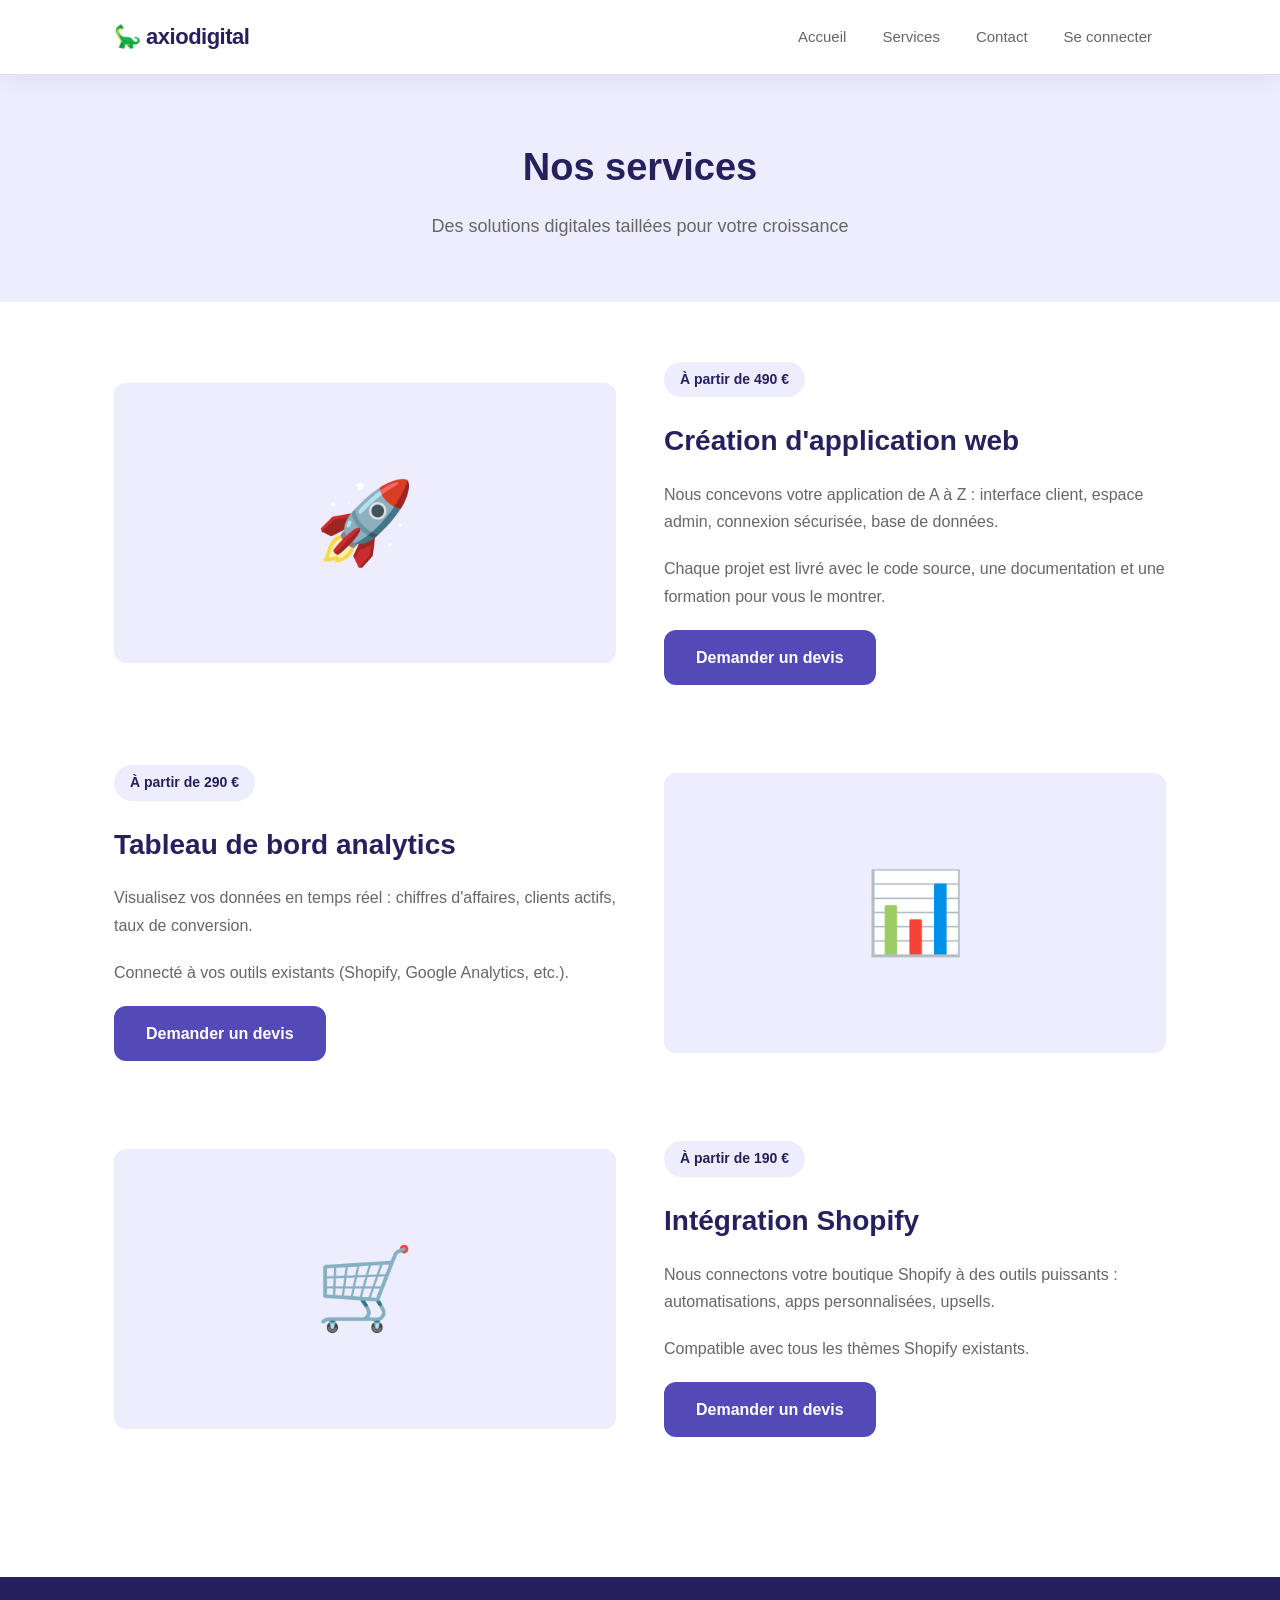
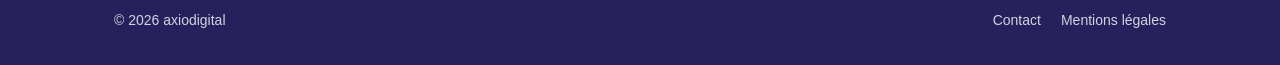
<file: pages/services.html>
<!DOCTYPE html>
<html lang="fr">
<head>
  <meta charset="UTF-8" />
  <meta name="viewport" content="width=device-width, initial-scale=1.0" />
  <title>Services — axiodigital</title>
  <link rel="stylesheet" href="../css/style.css" />
  <style>
    .service-detail {
      display: grid;
      grid-template-columns: 1fr 1fr;
      gap: 48px;
      align-items: center;
      margin-bottom: 80px;
    }
    .service-detail.inverse { direction: rtl; }
    .service-detail.inverse > * { direction: ltr; }
    .service-img {
      background: var(--violet-clair);
      border-radius: var(--radius);
      height: 280px;
      display: flex;
      align-items: center;
      justify-content: center;
      font-size: 80px;
    }
    .service-text h2 { font-size: 28px; color: var(--violet-fonce); margin-bottom: 16px; }
    .service-text p  { color: var(--texte-gris); margin-bottom: 20px; }
    .price-tag {
      display: inline-block;
      background: var(--violet-clair);
      color: var(--violet-fonce);
      padding: 6px 16px;
      border-radius: 99px;
      font-weight: 700;
      font-size: 14px;
      margin-bottom: 20px;
    }
    @media (max-width: 700px) {
      .service-detail, .service-detail.inverse { grid-template-columns: 1fr; direction: ltr; }
    }
  </style>
</head>
<body>

  <header class="header">
    <div class="container">
      <div class="logo">🦕 axiodigital</div>
      <nav>
        <a href="../index.html">Accueil</a>
        <a href="services.html">Services</a>
        <a href="contact.html">Contact</a>
        <a href="login.html" class="btn-nav">Se connecter</a>
      </nav>
    </div>
  </header>

  <div class="page-header">
    <div class="container">
      <h1>Nos services</h1>
      <p>Des solutions digitales taillées pour votre croissance</p>
    </div>
  </div>

  <section class="page-content">
    <div class="container">

      <!-- Service 1 -->
      <div class="service-detail">
        <div class="service-img">🚀</div>
        <div class="service-text">
          <span class="price-tag">À partir de 490 €</span>
          <h2>Création d'application web</h2>
          <p>Nous concevons votre application de A à Z : interface client, espace admin, connexion sécurisée, base de données.</p>
          <p>Chaque projet est livré avec le code source, une documentation et une formation pour vous le montrer.</p>
          <a href="contact.html" class="btn-primary">Demander un devis</a>
        </div>
      </div>

      <!-- Service 2 -->
      <div class="service-detail inverse">
        <div class="service-img">📊</div>
        <div class="service-text">
          <span class="price-tag">À partir de 290 €</span>
          <h2>Tableau de bord analytics</h2>
          <p>Visualisez vos données en temps réel : chiffres d'affaires, clients actifs, taux de conversion.</p>
          <p>Connecté à vos outils existants (Shopify, Google Analytics, etc.).</p>
          <a href="contact.html" class="btn-primary">Demander un devis</a>
        </div>
      </div>

      <!-- Service 3 -->
      <div class="service-detail">
        <div class="service-img">🛒</div>
        <div class="service-text">
          <span class="price-tag">À partir de 190 €</span>
          <h2>Intégration Shopify</h2>
          <p>Nous connectons votre boutique Shopify à des outils puissants : automatisations, apps personnalisées, upsells.</p>
          <p>Compatible avec tous les thèmes Shopify existants.</p>
          <a href="contact.html" class="btn-primary">Demander un devis</a>
        </div>
      </div>

    </div>
  </section>

  <footer class="footer">
    <div class="container">
      <p>© 2026 axiodigital</p>
      <div class="footer-links">
        <a href="contact.html">Contact</a>
        <a href="mention-legale.html">Mentions légales</a>
      </div>
    </div>
  </footer>

  <script src="../js/main.js"></script>
</body>
</html>
</file>
<file: css/style.css>
/* =============================================
   DINOVATION DIGITAL — Feuille de style (CSS)
   =============================================
   
   Ce fichier contrôle l'apparence de TOUTES les pages.
   Essaie de changer les couleurs dans :root pour voir l'effet !
*/

/* --- VARIABLES DE COULEURS (facile à modifier) --- */
:root {
  --violet:    #534AB7;
  --violet-fonce: #26215C;
  --violet-clair: #EEEDFE;
  --teal:      #1D9E75;
  --teal-clair: #E1F5EE;
  --texte:     #1a1a2e;
  --texte-gris: #666;
  --fond:      #ffffff;
  --fond-gris: #f7f7fb;
  --bordure:   #e0e0f0;
  --ombre:     0 4px 20px rgba(83,74,183,0.10);
  --radius:    12px;
}

/* --- RESET (remet à zéro les styles par défaut du navigateur) --- */
* {
  margin: 0;
  padding: 0;
  box-sizing: border-box;
}

body {
  font-family: 'Segoe UI', Arial, sans-serif;
  background: var(--fond);
  color: var(--texte);
  line-height: 1.7;
}

/* --- UTILITAIRES --- */
.container {
  max-width: 1100px;
  margin: 0 auto;
  padding: 0 24px;
}

/* --- HEADER --- */
.header {
  background: white;
  border-bottom: 1px solid var(--bordure);
  padding: 16px 0;
  position: sticky;
  top: 0;
  z-index: 100;
  box-shadow: var(--ombre);
}

.header .container {
  display: flex;
  align-items: center;
  justify-content: space-between;
}

.logo {
  font-size: 22px;
  font-weight: 700;
  color: var(--violet-fonce);
  letter-spacing: -0.5px;
}

nav {
  display: flex;
  align-items: center;
  gap: 8px;
}

nav a {
  text-decoration: none;
  color: var(--texte-gris);
  padding: 8px 14px;
  border-radius: var(--radius);
  font-size: 15px;
  transition: all 0.2s;
}

nav a:hover {
  background: var(--violet-clair);
  color: var(--violet-fonce);
}

.btn-nav {
  color: #666 !important;
  font-weight: 500;
}

.btn-nav:hover {
  background: var(--violet-fonce) !important;
  color: white !important;
}

/* --- HERO --- */
.hero {
  background: linear-gradient(135deg, var(--violet-clair) 0%, var(--teal-clair) 100%);
  padding: 100px 0;
  text-align: center;
}

.hero h1 {
  font-size: 48px;
  font-weight: 800;
  color: var(--violet-fonce);
  margin-bottom: 20px;
  line-height: 1.2;
}

.hero p {
  font-size: 20px;
  color: var(--texte-gris);
  max-width: 600px;
  margin: 0 auto 40px;
}

.hero-btns {
  display: flex;
  gap: 16px;
  justify-content: center;
  flex-wrap: wrap;
}

/* --- BOUTONS --- */
.btn-primary {
  display: inline-block;
  background: var(--violet);
  color: white;
  padding: 14px 32px;
  border-radius: var(--radius);
  text-decoration: none;
  font-weight: 600;
  font-size: 16px;
  transition: all 0.2s;
  border: none;
  cursor: pointer;
}

.btn-primary:hover {
  background: var(--violet-fonce);
  transform: translateY(-2px);
  box-shadow: 0 8px 24px rgba(83,74,183,0.3);
}

.btn-secondary {
  display: inline-block;
  background: white;
  color: var(--violet);
  padding: 14px 32px;
  border-radius: var(--radius);
  text-decoration: none;
  font-weight: 600;
  font-size: 16px;
  border: 2px solid var(--violet);
  transition: all 0.2s;
  cursor: pointer;
}

.btn-secondary:hover {
  background: var(--violet-clair);
  transform: translateY(-2px);
}

/* --- SECTION SERVICES --- */
.services {
  padding: 80px 0;
  background: var(--fond);
}

.services h2,
.stats h2 {
  text-align: center;
  font-size: 32px;
  color: var(--violet-fonce);
  margin-bottom: 48px;
}

.cards {
  display: grid;
  grid-template-columns: repeat(auto-fit, minmax(280px, 1fr));
  gap: 24px;
}

.card {
  background: white;
  border: 1px solid var(--bordure);
  border-radius: var(--radius);
  padding: 32px;
  transition: all 0.3s;
}

.card:hover {
  transform: translateY(-6px);
  box-shadow: var(--ombre);
  border-color: var(--violet);
}

.card-icon {
  font-size: 40px;
  margin-bottom: 16px;
}

.card h3 {
  font-size: 20px;
  color: var(--violet-fonce);
  margin-bottom: 12px;
}

.card p {
  color: var(--texte-gris);
  font-size: 15px;
  margin-bottom: 20px;
}

.card-link {
  color: var(--violet);
  text-decoration: none;
  font-weight: 600;
  font-size: 14px;
}

.card-link:hover {
  text-decoration: underline;
}

/* --- STATS --- */
.stats {
  background: var(--fond-gris);
  padding: 80px 0;
}

.stats-grid {
  display: grid;
  grid-template-columns: repeat(auto-fit, minmax(180px, 1fr));
  gap: 32px;
  text-align: center;
}

.stat-box {
  display: flex;
  flex-direction: column;
  align-items: center;
  gap: 8px;
}

.stat-number {
  font-size: 52px;
  font-weight: 800;
  color: var(--violet);
  line-height: 1;
}

.stat-label {
  font-size: 15px;
  color: var(--texte-gris);
}

/* --- FOOTER --- */
.footer {
  background: var(--violet-fonce);
  color: white;
  padding: 32px 0;
}

.footer .container {
  display: flex;
  align-items: center;
  justify-content: space-between;
  flex-wrap: wrap;
  gap: 16px;
}

.footer p {
  font-size: 14px;
  opacity: 0.8;
}

.footer-links {
  display: flex;
  gap: 20px;
}

.footer-links a {
  color: white;
  text-decoration: none;
  font-size: 14px;
  opacity: 0.8;
  transition: opacity 0.2s;
}

.footer-links a:hover {
  opacity: 1;
}

/* --- STYLES COMMUNS AUX PAGES INTÉRIEURES --- */
.page-header {
  background: var(--violet-clair);
  padding: 60px 0;
  text-align: center;
}

.page-header h1 {
  font-size: 38px;
  color: var(--violet-fonce);
  margin-bottom: 12px;
}

.page-header p {
  font-size: 18px;
  color: var(--texte-gris);
}

.page-content {
  padding: 60px 0;
}

/* --- FORMULAIRE --- */
.form-group {
  margin-bottom: 20px;
}

.form-group label {
  display: block;
  font-size: 14px;
  font-weight: 600;
  color: var(--texte);
  margin-bottom: 6px;
}

.form-group input,
.form-group textarea,
.form-group select {
  width: 100%;
  padding: 12px 16px;
  border: 1.5px solid var(--bordure);
  border-radius: var(--radius);
  font-size: 15px;
  font-family: inherit;
  color: var(--texte);
  transition: border-color 0.2s;
  background: white;
}

.form-group input:focus,
.form-group textarea:focus {
  outline: none;
  border-color: var(--violet);
  box-shadow: 0 0 0 3px rgba(83,74,183,0.1);
}

.form-group textarea {
  min-height: 120px;
  resize: vertical;
}

.alert {
  padding: 14px 18px;
  border-radius: var(--radius);
  font-size: 14px;
  margin-bottom: 20px;
}

.alert-success {
  background: var(--teal-clair);
  color: #085041;
  border: 1px solid #1D9E75;
}

.alert-error {
  background: #FCEBEB;
  color: #A32D2D;
  border: 1px solid #E24B4A;
}

/* --- RESPONSIVE MOBILE --- */
@media (max-width: 600px) {
  .hero h1 { font-size: 30px; }
  .hero p  { font-size: 16px; }
  nav a:not(.btn-nav) { display: none; }
  .footer .container { flex-direction: column; text-align: center; }
}
</file>
